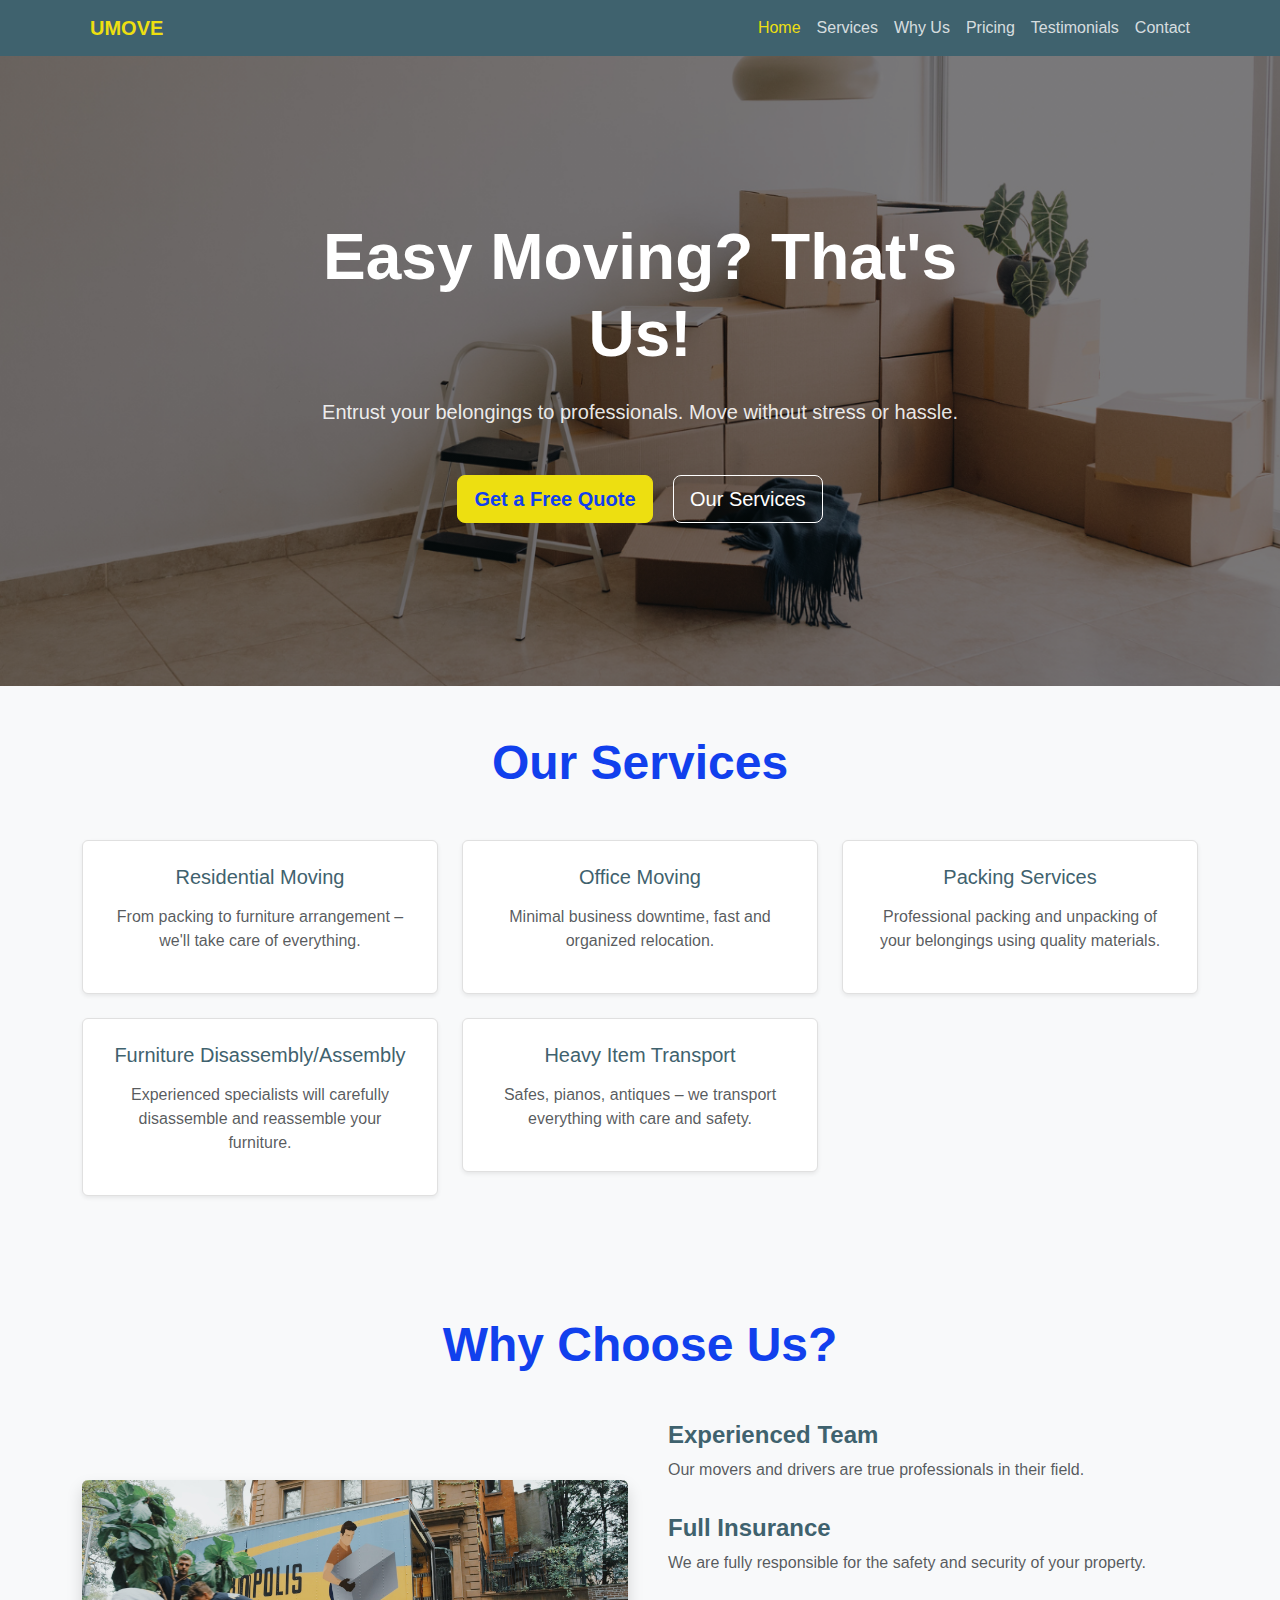
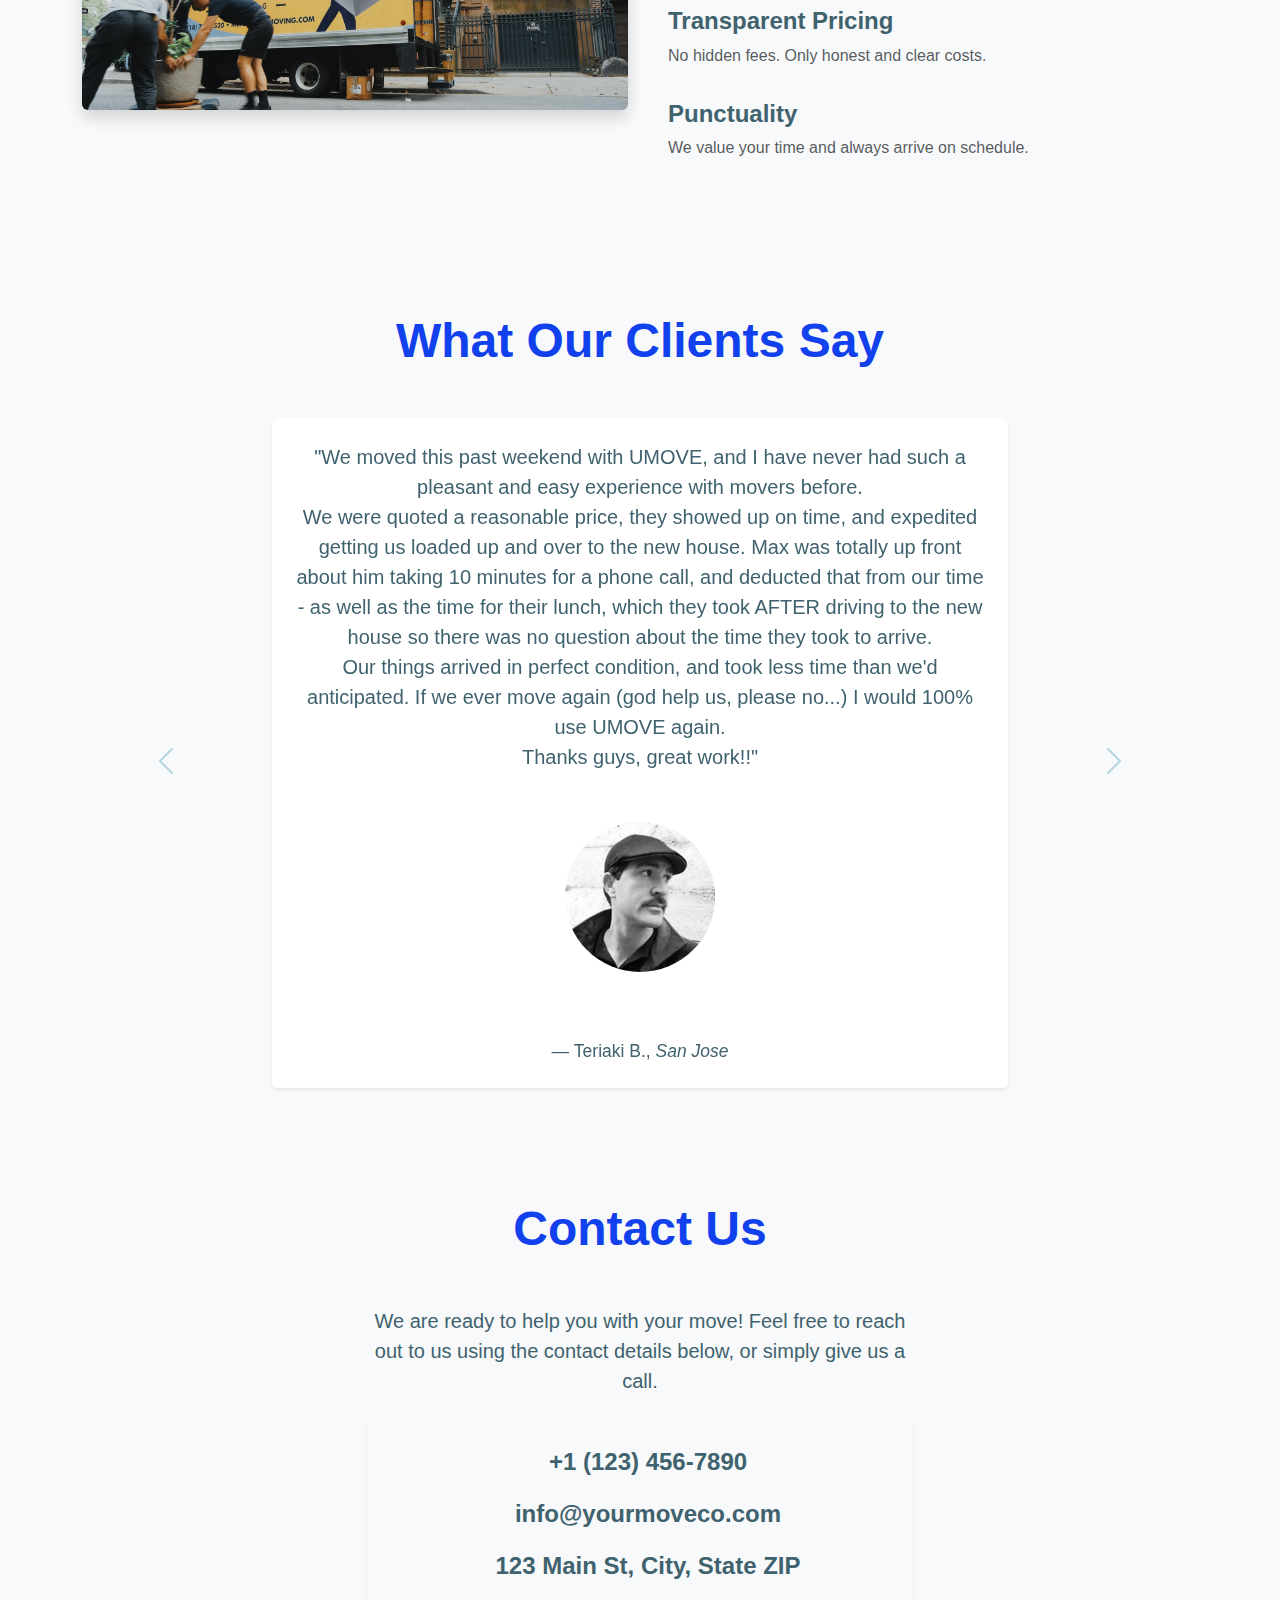
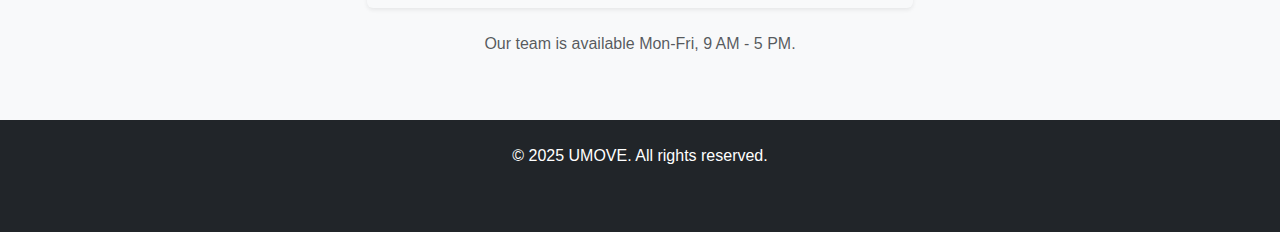
<file: index.html>
<!DOCTYPE html>
<html lang="en">
<head>
    <meta charset="UTF-8">
    <meta name="viewport" content="width=device-width, initial-scale=1.0">
    <title>UMOVE - Stress-Free Moving!</title>
    <link href="https://cdn.jsdelivr.net/npm/bootstrap@5.3.3/dist/css/bootstrap.min.css" rel="stylesheet" integrity="sha384-QWTKZyjpPEjISv5WaRU9OFeRpok6YctnYmDr5pNlyT2bRjXh0JMhjY6hW+ALEwIH" crossorigin="anonymous">
    <link rel="stylesheet" href="https://cdnjs.cloudflare.com/ajax/libs/font-awesome/6.5.2/css/all.min.css" integrity="sha512-SnH5WK+bZxgPHs44uWIX+LLJAJ9/2PkPKZ5QiAj6Ta86w+fsb2TkcmfRyVX3pBnMFcV7oQPJkl9QevSCWr3W6A==" crossorigin="anonymous" referrerpolicy="no-referrer" />
    <link rel="stylesheet" href="style.css">
</head>
<body>

    <nav class="navbar navbar-expand-lg navbar-dark bg-primary fixed-top">
        <div class="container">
            <a class="navbar-brand fw-bold" href="#">
                <i class="fa-solid fa-truck-moving me-2"></i>UMOVE
            </a>
            <button class="navbar-toggler" type="button" data-bs-toggle="collapse" data-bs-target="#navbarNav" aria-controls="navbarNav" aria-expanded="false" aria-label="Toggle navigation">
                <span class="navbar-toggler-icon"></span>
            </button>
            <div class="collapse navbar-collapse" id="navbarNav">
                <ul class="navbar-nav ms-auto">
                    <li class="nav-item">
                        <a class="nav-link active" aria-current="page" href="#hero">Home</a>
                    </li>
                    <li class="nav-item">
                        <a class="nav-link" href="#services">Services</a>
                    </li>
                    <li class="nav-item">
                        <a class="nav-link" href="#benefits">Why Us</a>
                    </li>
                    <li class="nav-item">
                        <a class="nav-link" href="pricing.html">Pricing</a> </li>
                    <li class="nav-item">
                        <a class="nav-link" href="#testimonials">Testimonials</a>
                    </li>
                    <li class="nav-item">
                        <a class="nav-link" href="#contact">Contact</a>
                    </li>
                </ul>
            </div>
        </div>
    </nav>

    <section id="hero" class="hero-section text-white text-center d-flex align-items-center">
        <div class="container">
            <div class="row">
                <div class="col-lg-8 mx-auto">
                    <h1 class="display-3 fw-bold mb-4">Easy Moving? That's Us!</h1>
                    <p class="lead mb-5">Entrust your belongings to professionals. Move without stress or hassle.</p>
                    <a href="#contact" class="btn btn-lg btn-yellow-accent me-3">Get a Free Quote</a>
                    <a href="#services" class="btn btn-lg btn-outline-light">Our Services</a>
                </div>
            </div>
        </div>
    </section>

    <section id="services" class="py-5 bg-light">
        <div class="container">
            <h2 class="text-center mb-5 display-5 fw-bold">Our Services</h2>
            <div class="row text-center">
                <div class="col-md-4 mb-4">
                    <div class="service-box p-4 rounded shadow-sm">
                        <i class="fa-solid fa-house-chimney fa-3x text-yellow-accent mb-3"></i>
                        <h3 class="h5 mb-3">Residential Moving</h3>
                        <p class="text-muted">From packing to furniture arrangement – we'll take care of everything.</p>
                    </div>
                </div>
                <div class="col-md-4 mb-4">
                    <div class="service-box p-4 rounded shadow-sm">
                        <i class="fa-solid fa-building fa-3x text-yellow-accent mb-3"></i>
                        <h3 class="h5 mb-3">Office Moving</h3>
                        <p class="text-muted">Minimal business downtime, fast and organized relocation.</p>
                    </div>
                </div>
                <div class="col-md-4 mb-4">
                    <div class="service-box p-4 rounded shadow-sm">
                        <i class="fa-solid fa-box-open fa-3x text-yellow-accent mb-3"></i>
                        <h3 class="h5 mb-3">Packing Services</h3>
                        <p class="text-muted">Professional packing and unpacking of your belongings using quality materials.</p>
                    </div>
                </div>
                <div class="col-md-4 mb-4">
                    <div class="service-box p-4 rounded shadow-sm">
                        <i class="fa-solid fa-chair fa-3x text-yellow-accent mb-3"></i>
                        <h3 class="h5 mb-3">Furniture Disassembly/Assembly</h3>
                        <p class="text-muted">Experienced specialists will carefully disassemble and reassemble your furniture.</p>
                    </div>
                </div>
                <div class="col-md-4 mb-4">
                    <div class="service-box p-4 rounded shadow-sm">
                        <i class="fa-solid fa-truck-ramp-box fa-3x text-yellow-accent mb-3"></i>
                        <h3 class="h5 mb-3">Heavy Item Transport</h3>
                        <p class="text-muted">Safes, pianos, antiques – we transport everything with care and safety.</p>
                    </div>
                </div>
                </div>
        </div>
    </section>


    <section id="benefits" class="py-5">
        <div class="container">
            <h2 class="text-center mb-5 display-5 fw-bold">Why Choose Us?</h2>
            <div class="row align-items-center">
                <div class="col-md-6 mb-5">
                    <img src="./images/moving-van.jpg" class="img-fluid rounded shadow" alt="Our Team">
                </div>
                <div class="col-md-6 mb-4">
                    <ul class="list-unstyled">
                        <li class="d-flex align-items-start mb-3">
                            <i class="fa-solid fa-circle-check fa-2x text-yellow-accent me-3 mt-1"></i>
                            <div>
                                <h4 class="fw-bold">Experienced Team</h4>
                                <p class="text-muted">Our movers and drivers are true professionals in their field.</p>
                            </div>
                        </li>
                        <li class="d-flex align-items-start mb-3">
                            <i class="fa-solid fa-shield-alt fa-2x text-yellow-accent me-3 mt-1"></i>
                            <div>
                                <h4 class="fw-bold">Full Insurance</h4>
                                <p class="text-muted">We are fully responsible for the safety and security of your property.</p>
                            </div>
                        </li>
                        <li class="d-flex align-items-start mb-3">
                            <i class="fa-solid fa-handshake-angle fa-2x text-yellow-accent me-3 mt-1"></i>
                            <div>
                                <h4 class="fw-bold">Transparent Pricing</h4>
                                <p class="text-muted">No hidden fees. Only honest and clear costs.</p>
                            </div>
                        </li>
                        <li class="d-flex align-items-start mb-3">
                            <i class="fa-solid fa-clock-rotate-left fa-2x text-yellow-accent me-3 mt-1"></i>
                            <div>
                                <h4 class="fw-bold">Punctuality</h4>
                                <p class="text-muted">We value your time and always arrive on schedule.</p>
                            </div>
                        </li>
                    </ul>
                </div>
            </div>
        </div>
    </section>

    <section id="testimonials" class="py-5 bg-light">
        <div class="container">
            <h2 class="text-center mb-5 display-5 fw-bold">What Our Clients Say</h2>
            <div id="testimonialCarousel" class="carousel slide" data-bs-ride="carousel">
                <div class="carousel-inner">
                    
                    <div class="carousel-item active">
                        <div class="row justify-content-center">
                            <div class="col-lg-8">
                                <blockquote class="blockquote text-center p-4 bg-white rounded shadow-sm">
                                    <p class="mb-0 fs-5">"We moved this past weekend with UMOVE, and I have never had such a pleasant and easy experience with movers before.
                                    <br>We were quoted a reasonable price, they showed up on time, and expedited getting us loaded up and over to the new house. Max was totally up front about him taking 10 minutes for a phone call, and deducted that from our time - as well as the time for their lunch, which they took AFTER driving to the new house so there was no question about the time they took to arrive.
                                    <br>Our things arrived in perfect condition, and took less time than we'd anticipated. If we ever move again (god help us, please no...) I would 100% use UMOVE again.
                                    <br>Thanks guys, great work!!"</p>
                                    <img src="./images/venice-customer-300x300.jpg" alt="customers-photo">
                                    <footer class="blockquote-footer mt-3">Teriaki B., <cite title="Source Title">San Jose</cite></footer>
                                </blockquote>
                            </div>
                        </div>
                    </div>
                    <div class="carousel-item">
                        <div class="row justify-content-center">
                            <div class="col-lg-8">
                                <blockquote class="blockquote text-center p-4 bg-white rounded shadow-sm">
                                    <p class="mb-0 fs-5">"This was my very first time hiring someone to help me move, and I am so happy I did. Maxim is a pro -- he was responsive going into my move and throughout, and very clear and honest about pricing up front. He and Alex made sure our furniture and belongings were wrapped up and handled with care, even taking apart the bed and putting it back together about five times faster than I could have done it. I also really appreciate that they were so friendly and considerate throughout -- it's clear they care a lot about their customers and doing great work -- thanks so much, Maxim and Alex!"</p>
                                    <img src="./images/customer-2-300x225.jpg" alt="customers-photo">
                                    <footer class="blockquote-footer mt-3">Katie M., <cite title="Source Title">Mountain View</cite></footer>
                                </blockquote>
                            </div>
                        </div>
                    </div>
                </div>
                <button class="carousel-control-prev" type="button" data-bs-target="#testimonialCarousel" data-bs-slide="prev">
                    <span class="carousel-control-prev-icon" aria-hidden="true"></span>
                    <span class="visually-hidden">Previous</span>
                </button>
                <button class="carousel-control-next" type="button" data-bs-target="#testimonialCarousel" data-bs-slide="next">
                    <span class="carousel-control-next-icon" aria-hidden="true"></span>
                    <span class="visually-hidden">Next</span>
                </button>
            </div>
        </div>
    </section>

    <section id="contact" class="py-5">
        <div class="container">
            <h2 class="text-center mb-5 display-5 fw-bold">Contact Us</h2>
            <div class="row justify-content-center">
                <div class="col-md-8 col-lg-6 text-center">
                    <p class="lead mb-4">We are ready to help you with your move! Feel free to reach out to us using the contact details below, or simply give us a call.</p>

                    <div class="contact-info-block p-4 rounded shadow-sm bg-light mb-4">
                        <p class="fs-4 mb-3">
                            <i class="fa-solid fa-phone-alt fa-2x text-yellow-accent me-3"></i>
                            <a href="tel:+11234567890" class="text-decoration-none fw-bold">+1 (123) 456-7890</a>
                        </p>
                        <p class="fs-4 mb-3">
                            <i class="fa-solid fa-envelope fa-2x text-yellow-accent me-3"></i>
                            <a href="mailto:info@yourmoveco.com" class="text-decoration-none fw-bold">info@yourmoveco.com</a>
                        </p>
                        <p class="fs-4 mb-0">
                            <i class="fa-solid fa-location-dot fa-2x text-yellow-accent me-3"></i>
                            <a href="https://maps.google.com/?q=123+Main+St,+City,+State+ZIP" target="_blank" class="text-decoration-none fw-bold">123 Main St, City, State ZIP</a>
                        </p>
                    </div>

                    <p class="text-muted mt-4">Our team is available Mon-Fri, 9 AM - 5 PM.</p>
                </div>
            </div>
        </div>
    </section>

    <footer class="bg-dark text-white py-4">
        <div class="container text-center">
            <p>&copy; 2025 UMOVE. All rights reserved.</p>
            <div class="mt-3">
                <a href="#" class="text-white me-3"><i class="fab fa-facebook fa-2x"></i></a>
                <a href="#" class="text-white me-3"><i class="fab fa-instagram fa-2x"></i></a>
                <a href="#" class="text-white"><i class="fab fa-yelp fa-2x"></i></a>
            </div>
        </div>
    </footer>

    <script src="https://cdn.jsdelivr.net/npm/bootstrap@5.3.3/dist/js/bootstrap.bundle.min.js" integrity="sha384-YvpcrYf0tY3lHB60NNkmXc5s9fDVZLESaAA55NDzOxhy9GkcIdslK1eN7N6jIeHz" crossorigin="anonymous"></script>
</body>
</html>
</file>
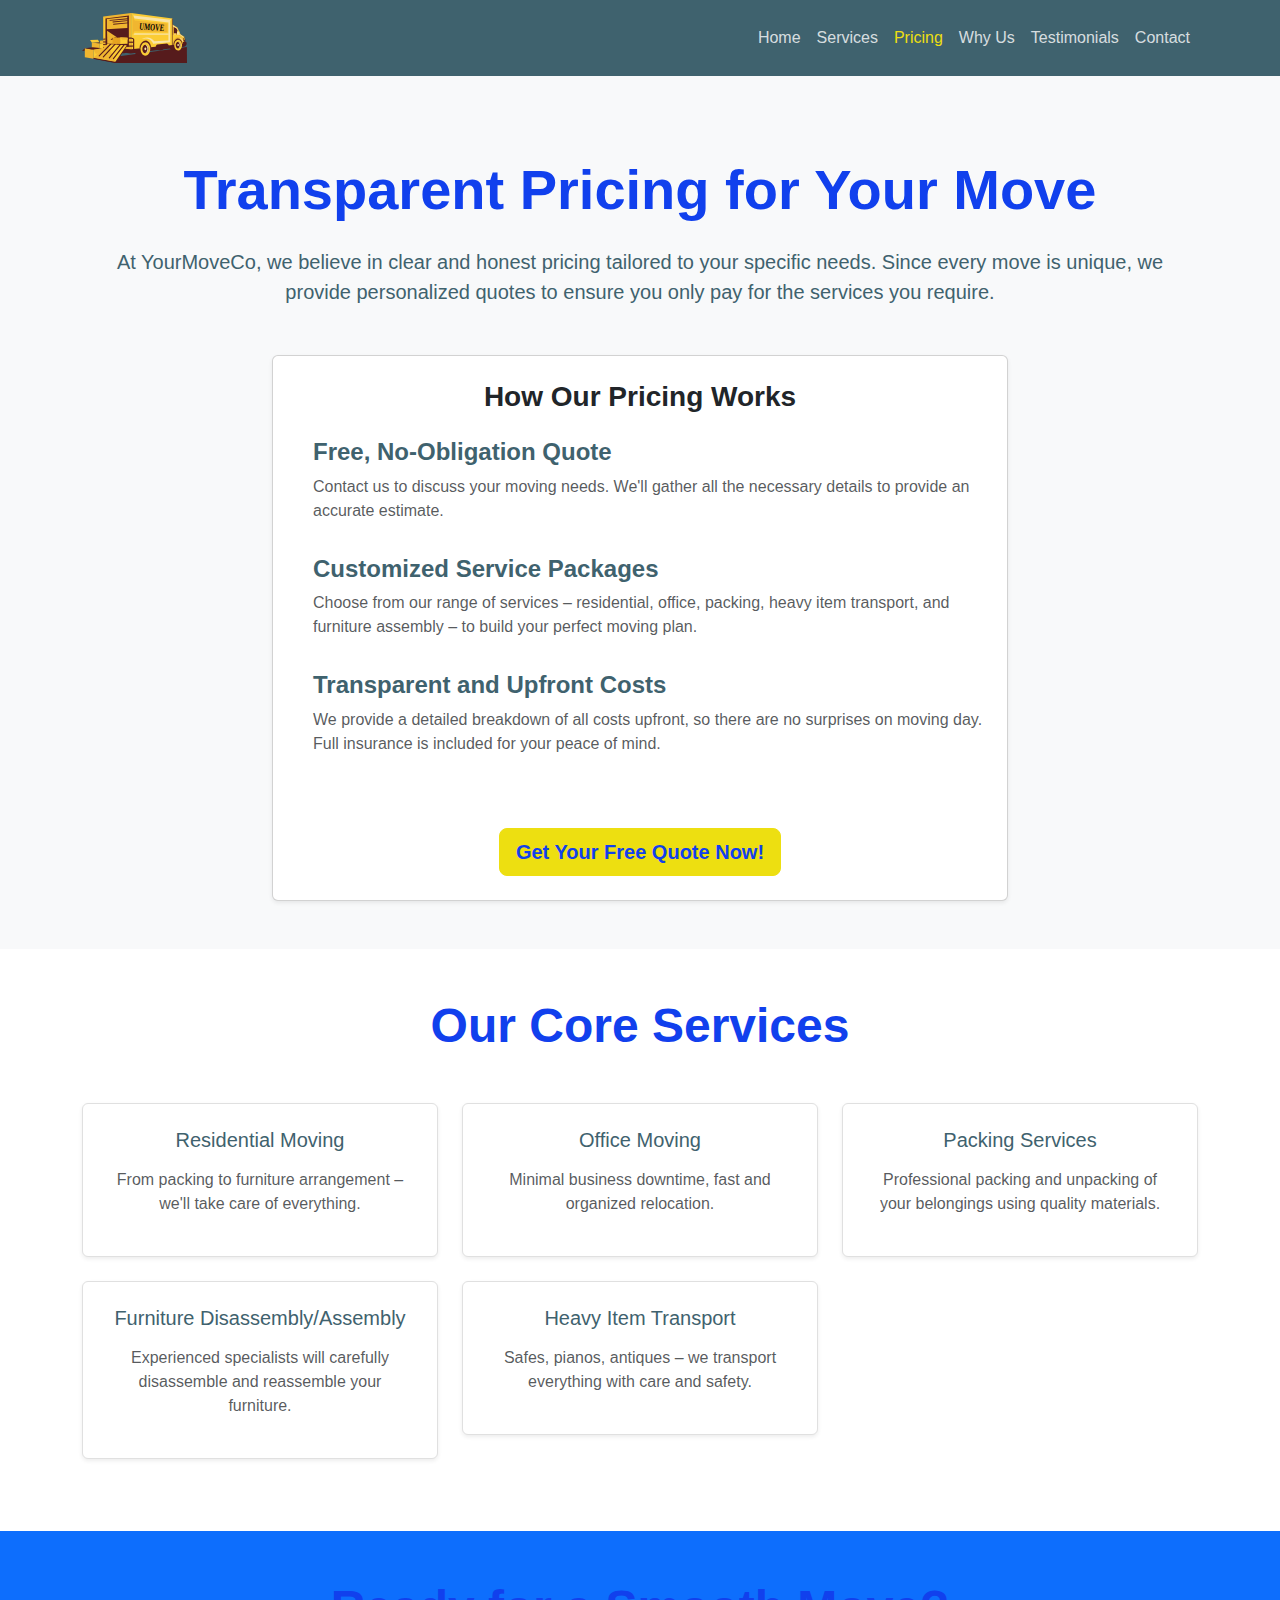
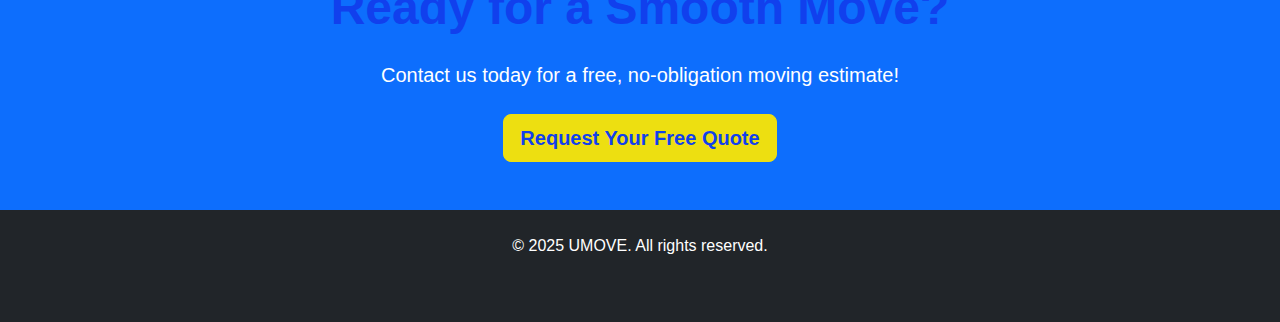
<file: pricing.html>
<!DOCTYPE html>
<html lang="en">
<head>
    <meta charset="UTF-8">
    <meta name="viewport" content="width=device-width, initial-scale=1.0">
    <title>Our Pricing - Your Moving Company</title>
    <link href="https://cdn.jsdelivr.net/npm/bootstrap@5.3.3/dist/css/bootstrap.min.css" rel="stylesheet" integrity="sha384-QWTKZyjpPEjISv5WaRU9OFeRpok6YctnYmDr5pNlyT2bRjXh0JMhjY6hW+ALEwIH" crossorigin="anonymous">
    <link rel="stylesheet" href="https://cdnjs.cloudflare.com/ajax/libs/font-awesome/6.5.2/css/all.min.css" integrity="sha512-SnH5WK+bZxgPHs44uWIX+LLJAJ9/2PkPKZ5QiAj6Ta86w+fsb2TkcmfRyVX3pBnMFcV7oQPJkl9QevSCWr3W6A==" crossorigin="anonymous" referrerpolicy="no-referrer" />
    <link rel="stylesheet" href="style.css">
</head>
<body>

    <nav class="navbar navbar-expand-lg navbar-dark bg-primary fixed-top">
        <div class="container">
            <a class="navbar-brand fw-bold" href="index.html">
                <img src="./images/moving-truck_umove.svg" alt="company-logo" height="50px">
            </a>
            <button class="navbar-toggler" type="button" data-bs-toggle="collapse" data-bs-target="#navbarNav" aria-controls="navbarNav" aria-expanded="false" aria-label="Toggle navigation">
                <span class="navbar-toggler-icon"></span>
            </button>
            <div class="collapse navbar-collapse" id="navbarNav">
                <ul class="navbar-nav ms-auto">
                    <li class="nav-item">
                        <a class="nav-link" href="index.html">Home</a>
                    </li>
                    <li class="nav-item">
                        <a class="nav-link" href="index.html#services">Services</a>
                    </li>
                    <li class="nav-item">
                        <a class="nav-link active" aria-current="page" href="pricing.html">Pricing</a>
                    </li>
                    <li class="nav-item">
                        <a class="nav-link" href="index.html#benefits">Why Us</a>
                    </li>
                    <li class="nav-item">
                        <a class="nav-link" href="index.html#testimonials">Testimonials</a>
                    </li>
                    <li class="nav-item">
                        <a class="nav-link" href="index.html#contact">Contact</a>
                    </li>
                </ul>
            </div>
        </div>
    </nav>

    <section id="pricing-intro" class="py-5 bg-light" style="padding-top: 100px !important;">
        <div class="container">
            <h1 class="text-center mb-4 display-4 fw-bold">Transparent Pricing for Your Move</h1>
            <p class="lead text-center mb-5">At YourMoveCo, we believe in clear and honest pricing tailored to your specific needs. Since every move is unique, we provide personalized quotes to ensure you only pay for the services you require.</p>

            <div class="row justify-content-center">
                <div class="col-lg-8">
                    <div class="card shadow-sm p-4">
                        <h2 class="h3 fw-bold text-center mb-4">How Our Pricing Works</h2>
                        <ul class="list-unstyled">
                            <li class="d-flex align-items-start mb-3">
                                <i class="fa-solid fa-calculator fa-2x text-yellow-accent me-3 mt-1"></i>
                                <div>
                                    <h4 class="fw-bold">Free, No-Obligation Quote</h4>
                                    <p class="text-muted">Contact us to discuss your moving needs. We'll gather all the necessary details to provide an accurate estimate.</p>
                                </div>
                            </li>
                            <li class="d-flex align-items-start mb-3">
                                <i class="fa-solid fa-list-check fa-2x text-yellow-accent me-3 mt-1"></i>
                                <div>
                                    <h4 class="fw-bold">Customized Service Packages</h4>
                                    <p class="text-muted">Choose from our range of services – residential, office, packing, heavy item transport, and furniture assembly – to build your perfect moving plan.</p>
                                </div>
                            </li>
                            <li class="d-flex align-items-start mb-3">
                                <i class="fa-solid fa-hand-holding-dollar fa-2x text-yellow-accent me-3 mt-1"></i>
                                <div>
                                    <h4 class="fw-bold">Transparent and Upfront Costs</h4>
                                    <p class="text-muted">We provide a detailed breakdown of all costs upfront, so there are no surprises on moving day. Full insurance is included for your peace of mind.</p>
                                </div>
                            </li>
                        </ul>
                        <div class="text-center mt-4">
                            <a href="index.html#contact" class="btn btn-lg btn-yellow-accent">Get Your Free Quote Now!</a>
                        </div>
                    </div>
                </div>
            </div>
        </div>
    </section>

    <section id="services-overview" class="py-5">
        <div class="container">
            <h2 class="text-center mb-5 display-5 fw-bold">Our Core Services</h2>
            <div class="row text-center">
                <div class="col-md-4 mb-4">
                    <div class="service-box p-4 rounded shadow-sm">
                        <i class="fa-solid fa-house-chimney fa-3x text-yellow-accent mb-3"></i>
                        <h3 class="h5 mb-3">Residential Moving</h3>
                        <p class="text-muted">From packing to furniture arrangement – we'll take care of everything.</p>
                    </div>
                </div>
                <div class="col-md-4 mb-4">
                    <div class="service-box p-4 rounded shadow-sm">
                        <i class="fa-solid fa-building fa-3x text-yellow-accent mb-3"></i>
                        <h3 class="h5 mb-3">Office Moving</h3>
                        <p class="text-muted">Minimal business downtime, fast and organized relocation.</p>
                    </div>
                </div>
                <div class="col-md-4 mb-4">
                    <div class="service-box p-4 rounded shadow-sm">
                        <i class="fa-solid fa-box-open fa-3x text-yellow-accent mb-3"></i>
                        <h3 class="h5 mb-3">Packing Services</h3>
                        <p class="text-muted">Professional packing and unpacking of your belongings using quality materials.</p>
                    </div>
                </div>
                <div class="col-md-4 mb-4">
                    <div class="service-box p-4 rounded shadow-sm">
                        <i class="fa-solid fa-chair fa-3x text-yellow-accent mb-3"></i>
                        <h3 class="h5 mb-3">Furniture Disassembly/Assembly</h3>
                        <p class="text-muted">Experienced specialists will carefully disassemble and reassemble your furniture.</p>
                    </div>
                </div>
                <div class="col-md-4 mb-4">
                    <div class="service-box p-4 rounded shadow-sm">
                        <i class="fa-solid fa-truck-ramp-box fa-3x text-yellow-accent mb-3"></i>
                        <h3 class="h5 mb-3">Heavy Item Transport</h3>
                        <p class="text-muted">Safes, pianos, antiques – we transport everything with care and safety.</p>
                    </div>
                </div>
            </div>
        </div>
    </section>

    <section class="py-5 bg-primary text-white text-center">
        <div class="container">
            <h2 class="mb-4 display-5 fw-bold">Ready for a Smooth Move?</h2>
            <p class="lead mb-4">Contact us today for a free, no-obligation moving estimate!</p>
            <a href="index.html#contact" class="btn btn-lg btn-yellow-accent">Request Your Free Quote</a>
        </div>
    </section>

    <footer class="bg-dark text-white py-4">
        <div class="container text-center">
            <p>&copy; 2025 UMOVE. All rights reserved.</p>
            <div class="mt-3">
                <a href="#" class="text-white me-3"><i class="fab fa-facebook fa-2x"></i></a>
                <a href="#" class="text-white me-3"><i class="fab fa-instagram fa-2x"></i></a>
                <a href="#" class="text-white"><i class="fab fa-yelp fa-2x"></i></a>
            </div>
        </div>
    </footer>

    <script src="https://cdn.jsdelivr.net/npm/bootstrap@5.3.3/dist/js/bootstrap.bundle.min.js" integrity="sha384-YvpcrYf0tY3lHB60NNkmXc5s9fDVZLESaAA55NDzOxhy9GkcIdslK1eN7N6jIeHz" crossorigin="anonymous"></script>
</body>
</html>
</file>
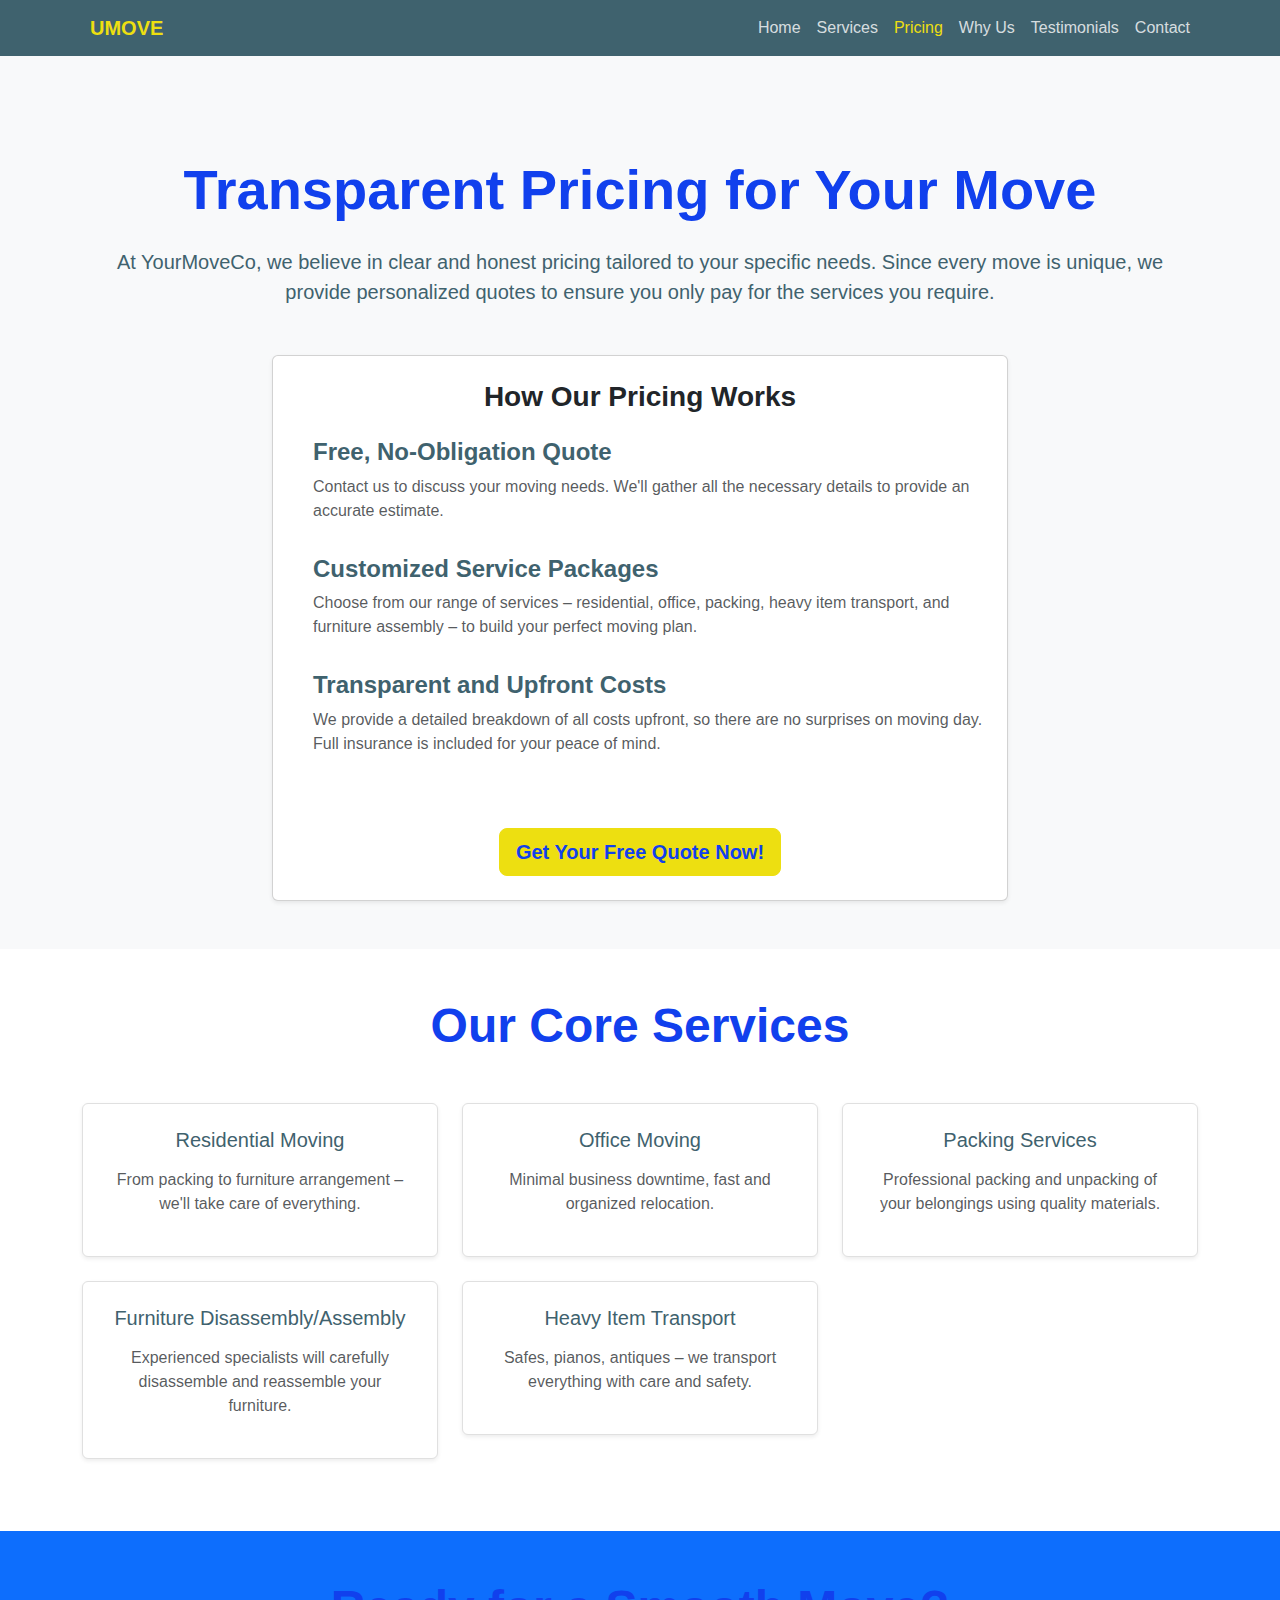
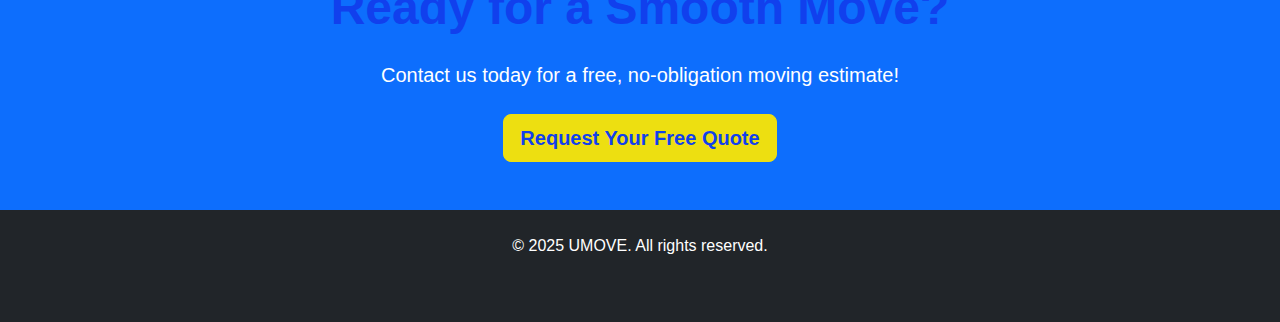
<file: UMOVE/pricing.html>
<!DOCTYPE html>
<html lang="en">
<head>
    <meta charset="UTF-8">
    <meta name="viewport" content="width=device-width, initial-scale=1.0">
    <title>Our Pricing - Your Moving Company</title>
    <link href="https://cdn.jsdelivr.net/npm/bootstrap@5.3.3/dist/css/bootstrap.min.css" rel="stylesheet" integrity="sha384-QWTKZyjpPEjISv5WaRU9OFeRpok6YctnYmDr5pNlyT2bRjXh0JMhjY6hW+ALEwIH" crossorigin="anonymous">
    <link rel="stylesheet" href="https://cdnjs.cloudflare.com/ajax/libs/font-awesome/6.5.2/css/all.min.css" integrity="sha512-SnH5WK+bZxgPHs44uWIX+LLJAJ9/2PkPKZ5QiAj6Ta86w+fsb2TkcmfRyVX3pBnMFcV7oQPJkl9QevSCWr3W6A==" crossorigin="anonymous" referrerpolicy="no-referrer" />
    <link rel="stylesheet" href="style.css">
</head>
<body>

    <nav class="navbar navbar-expand-lg navbar-dark bg-primary fixed-top">
        <div class="container">
            <a class="navbar-brand fw-bold" href="index.html">
                <i class="fa-solid fa-truck-moving me-2"></i>UMOVE
            </a>
            <button class="navbar-toggler" type="button" data-bs-toggle="collapse" data-bs-target="#navbarNav" aria-controls="navbarNav" aria-expanded="false" aria-label="Toggle navigation">
                <span class="navbar-toggler-icon"></span>
            </button>
            <div class="collapse navbar-collapse" id="navbarNav">
                <ul class="navbar-nav ms-auto">
                    <li class="nav-item">
                        <a class="nav-link" href="index.html">Home</a>
                    </li>
                    <li class="nav-item">
                        <a class="nav-link" href="index.html#services">Services</a>
                    </li>
                    <li class="nav-item">
                        <a class="nav-link active" aria-current="page" href="pricing.html">Pricing</a>
                    </li>
                    <li class="nav-item">
                        <a class="nav-link" href="index.html#benefits">Why Us</a>
                    </li>
                    <li class="nav-item">
                        <a class="nav-link" href="index.html#testimonials">Testimonials</a>
                    </li>
                    <li class="nav-item">
                        <a class="nav-link" href="index.html#contact">Contact</a>
                    </li>
                </ul>
            </div>
        </div>
    </nav>

    <section id="pricing-intro" class="py-5 bg-light" style="padding-top: 100px !important;">
        <div class="container">
            <h1 class="text-center mb-4 display-4 fw-bold">Transparent Pricing for Your Move</h1>
            <p class="lead text-center mb-5">At YourMoveCo, we believe in clear and honest pricing tailored to your specific needs. Since every move is unique, we provide personalized quotes to ensure you only pay for the services you require.</p>

            <div class="row justify-content-center">
                <div class="col-lg-8">
                    <div class="card shadow-sm p-4">
                        <h2 class="h3 fw-bold text-center mb-4">How Our Pricing Works</h2>
                        <ul class="list-unstyled">
                            <li class="d-flex align-items-start mb-3">
                                <i class="fa-solid fa-calculator fa-2x text-yellow-accent me-3 mt-1"></i>
                                <div>
                                    <h4 class="fw-bold">Free, No-Obligation Quote</h4>
                                    <p class="text-muted">Contact us to discuss your moving needs. We'll gather all the necessary details to provide an accurate estimate.</p>
                                </div>
                            </li>
                            <li class="d-flex align-items-start mb-3">
                                <i class="fa-solid fa-list-check fa-2x text-yellow-accent me-3 mt-1"></i>
                                <div>
                                    <h4 class="fw-bold">Customized Service Packages</h4>
                                    <p class="text-muted">Choose from our range of services – residential, office, packing, heavy item transport, and furniture assembly – to build your perfect moving plan.</p>
                                </div>
                            </li>
                            <li class="d-flex align-items-start mb-3">
                                <i class="fa-solid fa-hand-holding-dollar fa-2x text-yellow-accent me-3 mt-1"></i>
                                <div>
                                    <h4 class="fw-bold">Transparent and Upfront Costs</h4>
                                    <p class="text-muted">We provide a detailed breakdown of all costs upfront, so there are no surprises on moving day. Full insurance is included for your peace of mind.</p>
                                </div>
                            </li>
                        </ul>
                        <div class="text-center mt-4">
                            <a href="index.html#contact" class="btn btn-lg btn-yellow-accent">Get Your Free Quote Now!</a>
                        </div>
                    </div>
                </div>
            </div>
        </div>
    </section>

    <section id="services-overview" class="py-5">
        <div class="container">
            <h2 class="text-center mb-5 display-5 fw-bold">Our Core Services</h2>
            <div class="row text-center">
                <div class="col-md-4 mb-4">
                    <div class="service-box p-4 rounded shadow-sm">
                        <i class="fa-solid fa-house-chimney fa-3x text-yellow-accent mb-3"></i>
                        <h3 class="h5 mb-3">Residential Moving</h3>
                        <p class="text-muted">From packing to furniture arrangement – we'll take care of everything.</p>
                    </div>
                </div>
                <div class="col-md-4 mb-4">
                    <div class="service-box p-4 rounded shadow-sm">
                        <i class="fa-solid fa-building fa-3x text-yellow-accent mb-3"></i>
                        <h3 class="h5 mb-3">Office Moving</h3>
                        <p class="text-muted">Minimal business downtime, fast and organized relocation.</p>
                    </div>
                </div>
                <div class="col-md-4 mb-4">
                    <div class="service-box p-4 rounded shadow-sm">
                        <i class="fa-solid fa-box-open fa-3x text-yellow-accent mb-3"></i>
                        <h3 class="h5 mb-3">Packing Services</h3>
                        <p class="text-muted">Professional packing and unpacking of your belongings using quality materials.</p>
                    </div>
                </div>
                <div class="col-md-4 mb-4">
                    <div class="service-box p-4 rounded shadow-sm">
                        <i class="fa-solid fa-chair fa-3x text-yellow-accent mb-3"></i>
                        <h3 class="h5 mb-3">Furniture Disassembly/Assembly</h3>
                        <p class="text-muted">Experienced specialists will carefully disassemble and reassemble your furniture.</p>
                    </div>
                </div>
                <div class="col-md-4 mb-4">
                    <div class="service-box p-4 rounded shadow-sm">
                        <i class="fa-solid fa-truck-ramp-box fa-3x text-yellow-accent mb-3"></i>
                        <h3 class="h5 mb-3">Heavy Item Transport</h3>
                        <p class="text-muted">Safes, pianos, antiques – we transport everything with care and safety.</p>
                    </div>
                </div>
            </div>
        </div>
    </section>

    <section class="py-5 bg-primary text-white text-center">
        <div class="container">
            <h2 class="mb-4 display-5 fw-bold">Ready for a Smooth Move?</h2>
            <p class="lead mb-4">Contact us today for a free, no-obligation moving estimate!</p>
            <a href="index.html#contact" class="btn btn-lg btn-yellow-accent">Request Your Free Quote</a>
        </div>
    </section>

    <footer class="bg-dark text-white py-4">
        <div class="container text-center">
            <p>&copy; 2025 UMOVE. All rights reserved.</p>
            <div class="mt-3">
                <a href="#" class="text-white me-3"><i class="fab fa-facebook fa-2x"></i></a>
                <a href="#" class="text-white me-3"><i class="fab fa-instagram fa-2x"></i></a>
                <a href="#" class="text-white"><i class="fab fa-yelp fa-2x"></i></a>
            </div>
        </div>
    </footer>

    <script src="https://cdn.jsdelivr.net/npm/bootstrap@5.3.3/dist/js/bootstrap.bundle.min.js" integrity="sha384-YvpcrYf0tY3lHB60NNkmXc5s9fDVZLESaAA55NDzOxhy9GkcIdslK1eN7N6jIeHz" crossorigin="anonymous"></script>
</body>
</html>
</file>
<file: style.css>
/* Custom CSS Variables for Colors */
:root {
    --blue-primary: #1140ED; /* Deep blue for navbar background, main buttons */
    --blue-secondary: #11B4ED; /* Slightly lighter blue for hero background */
    --yellow-accent: #EDDF11; /* Your primary yellow accent */
    --gray-text: #3F626E; /* Dark gray for main text */
    --light-bg: #f8f9fa; /* Light gray for section backgrounds */
    --navbar-bg: #3F626E;
}

body {
    font-family: 'Segoe UI', Roboto, 'Helvetica Neue', Arial, sans-serif;
    color: var(--gray-text);
    padding-top: 56px; /* Offset for fixed navbar */
}

h1, h2, h3, h5, h6 {
    color: var(--blue-primary);
}
 h4 {
    color: var(--gray-text);
 }

/* Navbar Styling */
.navbar {
    background-color: var(--navbar-bg) !important;
}
.navbar-brand {
    color: var(--yellow-accent) !important;
}
.navbar-nav .nav-link {
    color: rgba(255, 255, 255, 0.8) !important;
    transition: color 0.3s ease;
}
.navbar-nav .nav-link:hover,
.navbar-nav .nav-link.active {
    color: var(--yellow-accent) !important;
}

/* Hero Section Styling */
.hero-section {
    /* Replace with a real, high-quality image of a moving truck or team */
    background: linear-gradient(rgba(0, 0, 0, 0.5), rgba(0, 0, 0, 0.5)), url('./images/hero-background.png') no-repeat center center / cover;
    min-height: 70vh;
    padding: 100px 0;
    position: relative;
    color: white; /* Ensure text is white if background is dark */
}
.hero-section h1 {
    color: white;
}
.hero-section p {
    color: rgba(255, 255, 255, 0.9);
}

/* Yellow Accent Buttons */
.btn-yellow-accent {
    background-color: var(--yellow-accent);
    border-color: var(--yellow-accent);
    color: var(--blue-primary); /* Text color on yellow button */
    font-weight: bold;
    transition: background-color 0.3s ease, border-color 0.3s ease, color 0.3s ease;
}
.btn-yellow-accent:hover {
    background-color: #e0b600; /* Darker yellow on hover */
    border-color: #e0b600;
    color: var(--blue-primary);
}
.btn-yellow-accent:focus {
    box-shadow: 0 0 0 0.25rem rgba(255, 215, 0, 0.5); /* Focus outline */
}
.btn-outline-light {
    border-color: white;
    color: white;
}
.btn-outline-light:hover {
    background-color: white;
    color: var(--blue-primary);
}

/* Yellow Accent Icons */
.text-yellow-accent {
    color: var(--yellow-accent) !important;
}

/* Service Box Styling */
.service-box {
    background-color: white;
    border: 1px solid #e0e0e0;
    transition: transform 0.3s ease, box-shadow 0.3s ease;
}
.service-box:hover {
    transform: translateY(-5px);
    box-shadow: 0 .5rem 1rem rgba(0,0,0,.15)!important;
}

/* Testimonials Carousel Styling */
.carousel-control-prev-icon,
.carousel-control-next-icon {
    /* background-color: var(--blue-primary); Or your accent color */
    border-radius: 50%;
    filter: invert(34%) sepia(50%) saturate(298%) hue-rotate(149deg) brightness(91%) contrast(92%);
}
/* .blockquote {
    font-style: italic;
    border-left: 5px solid var(--yellow-accent);
    padding-left: 20px;
} */
.blockquote-footer {
    color: var(--gray-text);
}
.blockquote img {
    border-radius: 50%;
    height: 150px;
    margin: 50px;
}

/* Footer Styling */
footer {
    /* background-color: var(--blue-primary) !important; */
}
footer a {
    transition: color 0.3s ease;
}
footer a:hover {
    color: var(--yellow-accent) !important;
}

/* Section Spacing and Backgrounds */
section {
    padding: 80px 0;
}
section:nth-of-type(odd) {
    background-color: var(--light-bg);
}

/* Contact Info Block styling */
.contact-info-block a {
    color: var(--gray-text); /*Ensure links in this block are primary blue*/
    transition: color 0.3s ease;
}

.contact-info-block a:hover {
    color: var(--blue-primary); /* Yellow on hover */
}
</file>
<file: UMOVE/style.css>
/* Custom CSS Variables for Colors */
:root {
    --blue-primary: #1140ED; /* Deep blue for navbar background, main buttons */
    --blue-secondary: #11B4ED; /* Slightly lighter blue for hero background */
    --yellow-accent: #EDDF11; /* Your primary yellow accent */
    --gray-text: #3F626E; /* Dark gray for main text */
    --light-bg: #f8f9fa; /* Light gray for section backgrounds */
    --navbar-bg: #3F626E;
}

body {
    font-family: 'Segoe UI', Roboto, 'Helvetica Neue', Arial, sans-serif;
    color: var(--gray-text);
    padding-top: 56px; /* Offset for fixed navbar */
}

h1, h2, h3, h5, h6 {
    color: var(--blue-primary);
}
 h4 {
    color: var(--gray-text);
 }

/* Navbar Styling */
.navbar {
    background-color: var(--navbar-bg) !important;
}
.navbar-brand {
    color: var(--yellow-accent) !important;
}
.navbar-nav .nav-link {
    color: rgba(255, 255, 255, 0.8) !important;
    transition: color 0.3s ease;
}
.navbar-nav .nav-link:hover,
.navbar-nav .nav-link.active {
    color: var(--yellow-accent) !important;
}

/* Hero Section Styling */
.hero-section {
    /* Replace with a real, high-quality image of a moving truck or team */
    background: linear-gradient(rgba(0, 0, 0, 0.5), rgba(0, 0, 0, 0.5)), url('./images/hero-background.png') no-repeat center center / cover;
    min-height: 70vh;
    padding: 100px 0;
    position: relative;
    color: white; /* Ensure text is white if background is dark */
}
.hero-section h1 {
    color: white;
}
.hero-section p {
    color: rgba(255, 255, 255, 0.9);
}

/* Yellow Accent Buttons */
.btn-yellow-accent {
    background-color: var(--yellow-accent);
    border-color: var(--yellow-accent);
    color: var(--blue-primary); /* Text color on yellow button */
    font-weight: bold;
    transition: background-color 0.3s ease, border-color 0.3s ease, color 0.3s ease;
}
.btn-yellow-accent:hover {
    background-color: #e0b600; /* Darker yellow on hover */
    border-color: #e0b600;
    color: var(--blue-primary);
}
.btn-yellow-accent:focus {
    box-shadow: 0 0 0 0.25rem rgba(255, 215, 0, 0.5); /* Focus outline */
}
.btn-outline-light {
    border-color: white;
    color: white;
}
.btn-outline-light:hover {
    background-color: white;
    color: var(--blue-primary);
}

/* Yellow Accent Icons */
.text-yellow-accent {
    color: var(--yellow-accent) !important;
}

/* Service Box Styling */
.service-box {
    background-color: white;
    border: 1px solid #e0e0e0;
    transition: transform 0.3s ease, box-shadow 0.3s ease;
}
.service-box:hover {
    transform: translateY(-5px);
    box-shadow: 0 .5rem 1rem rgba(0,0,0,.15)!important;
}

/* Testimonials Carousel Styling */
.carousel-control-prev-icon,
.carousel-control-next-icon {
    /* background-color: var(--blue-primary); Or your accent color */
    border-radius: 50%;
    filter: invert(34%) sepia(50%) saturate(298%) hue-rotate(149deg) brightness(91%) contrast(92%);
}
/* .blockquote {
    font-style: italic;
    border-left: 5px solid var(--yellow-accent);
    padding-left: 20px;
} */
.blockquote-footer {
    color: var(--gray-text);
}
.blockquote img {
    border-radius: 50%;
    height: 150px;
    margin: 50px;
}

/* Footer Styling */
footer {
    /* background-color: var(--blue-primary) !important; */
}
footer a {
    transition: color 0.3s ease;
}
footer a:hover {
    color: var(--yellow-accent) !important;
}

/* Section Spacing and Backgrounds */
section {
    padding: 80px 0;
}
section:nth-of-type(odd) {
    background-color: var(--light-bg);
}

/* Contact Info Block styling */
.contact-info-block a {
    color: var(--gray-text); /*Ensure links in this block are primary blue*/
    transition: color 0.3s ease;
}

.contact-info-block a:hover {
    color: var(--blue-primary); /* Yellow on hover */
}
</file>
